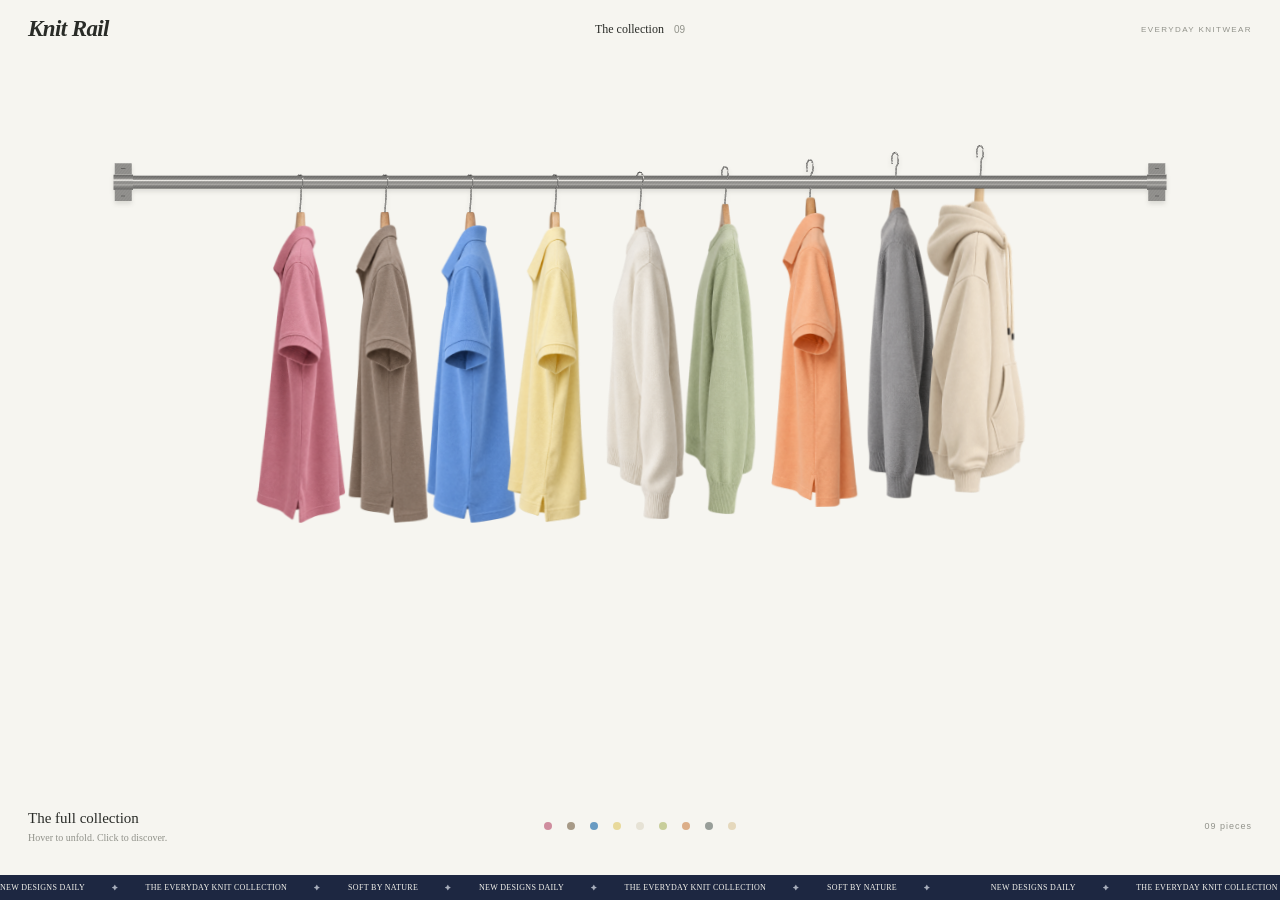
<file: index.html>
<!doctype html>
<html lang="zh-CN">
<head>
  <meta charset="UTF-8">
  <meta name="viewport" content="width=device-width, initial-scale=1">
  <meta name="theme-color" content="#f6f5f0">
  <title>Knit Rail — The Collection</title>
  <link rel="stylesheet" href="styles.css">
  <script src="hardware.js" defer></script>
  <script src="motion.js" defer></script>
  <script src="clothes.config.js" defer></script>
  <script src="catalog.js" defer></script>
  <script src="app.js" defer></script>
</head>
<body>
  <header class="header">
    <a class="brand" href="./" aria-label="Knit Rail 衣橱首页">Knit Rail</a>
    <button class="collection-link" id="reset">The collection <span></span></button>
    <span class="edition">EVERYDAY KNITWEAR</span>
  </header>
  <main>
    <section class="showroom" id="showroom" aria-label="服饰挂衣杆，鼠标悬停展开单品">
      <canvas id="hardware" aria-hidden="true"></canvas>
      <div class="rack" id="rack"></div>
    </section>
    <section class="collection-bar" aria-label="单品预览">
      <div class="current"><h1 id="current-name">The full collection</h1><p id="current-note">Hover to unfold. Click to discover.</p></div>
      <div class="swatches" id="swatches" aria-label="选择预览单品"></div>
      <span class="collection-count" id="index"></span>
    </section>
  </main>
  <footer aria-hidden="true"><div class="ticker"><span>NEW DESIGNS DAILY <i>✦</i> THE EVERYDAY KNIT COLLECTION <i>✦</i> SOFT BY NATURE <i>✦</i> NEW DESIGNS DAILY <i>✦</i> THE EVERYDAY KNIT COLLECTION <i>✦</i> SOFT BY NATURE <i>✦</i></span><span>NEW DESIGNS DAILY <i>✦</i> THE EVERYDAY KNIT COLLECTION <i>✦</i> SOFT BY NATURE <i>✦</i> NEW DESIGNS DAILY <i>✦</i> THE EVERYDAY KNIT COLLECTION <i>✦</i> SOFT BY NATURE <i>✦</i></span></div></footer>
<dialog id="detail" aria-labelledby="detail-title">
    <button id="close-detail" class="close-detail" aria-label="关闭商品卡">×</button>
    <div class="detail-photo"><img id="detail-image" alt="" draggable="false"><nav class="detail-navigation" aria-label="切换商品"><button id="prev-product" class="detail-nav-button" aria-label="上一件商品">←</button><span id="detail-count" aria-live="polite"></span><button id="next-product" class="detail-nav-button" aria-label="下一件商品">→</button></nav></div>
    <div class="detail-copy"><p id="detail-english"></p><h2 id="detail-title"></h2><p class="price" id="detail-price"></p><p id="detail-note"></p><div class="product-color">颜色 <span id="detail-color"></span></div><div class="sizes" aria-label="选择尺码"><button class="size-option" aria-pressed="false">S</button><button class="size-option" aria-pressed="true">M</button><button class="size-option" aria-pressed="false">L</button><button class="size-option" aria-pressed="false">XL</button></div><p class="material">柔软针织 · 自然垂坠 · 日常系列</p></div>
  </dialog>
</body>
</html>
</file>
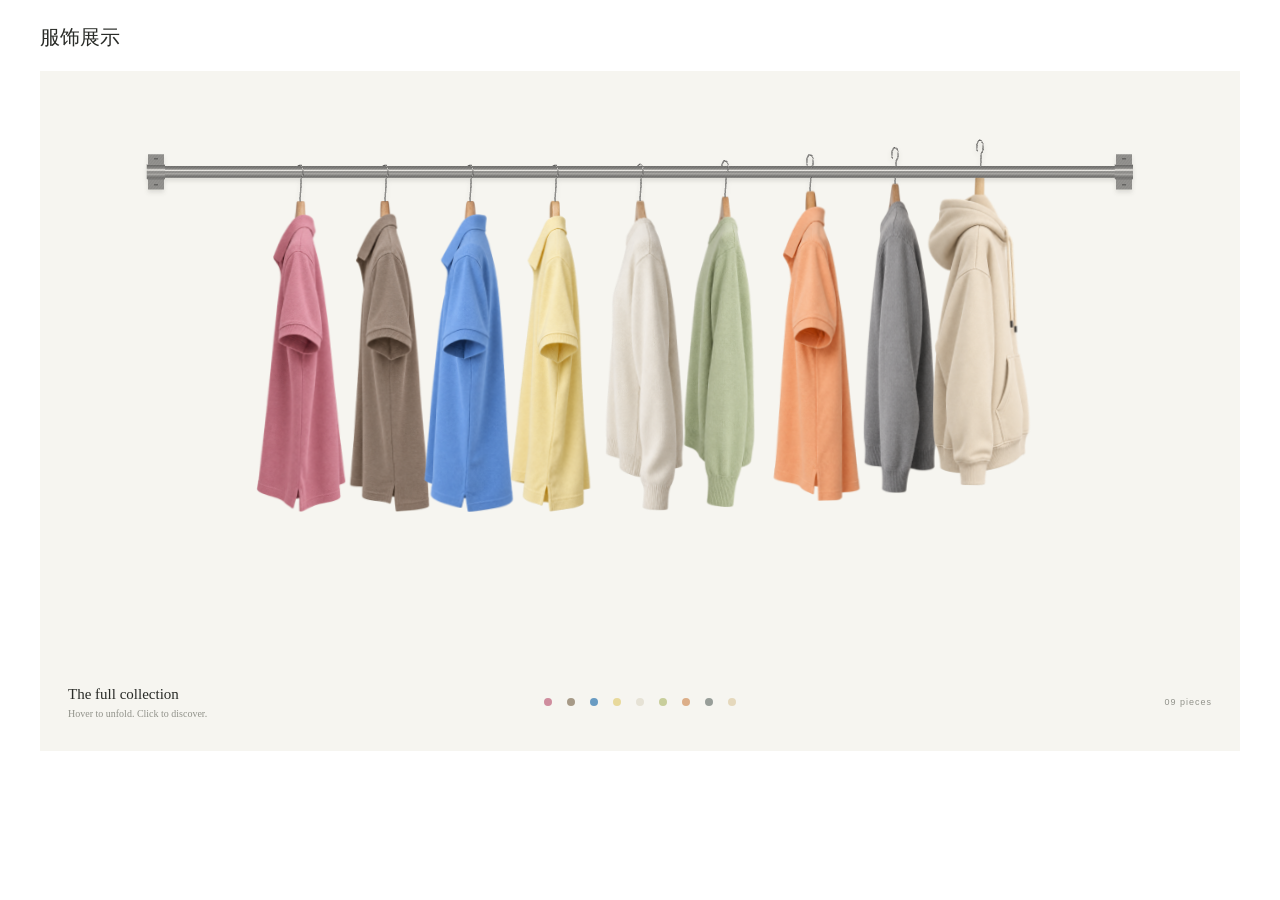
<file: embed-example.html>
<!doctype html>
<html lang="zh-CN">
<head>
  <meta charset="UTF-8">
  <meta name="viewport" content="width=device-width,initial-scale=1">
  <title>服饰衣架 — 网站嵌入示例</title>
  <style>
    body{margin:0;padding:24px;background:#fff;color:#292b27;font:14px Arial,sans-serif;}
    main{max-width:1200px;margin:auto;}h1{font-size:20px;font-weight:500;margin:0 0 20px;}
    iframe{display:block;width:100%;height:680px;border:0;}
    @media(max-width:700px){body{padding:12px;}iframe{height:640px;}}
  </style>
</head>
<body>
  <main>
    <h1>服饰展示</h1>
    <!-- 将 src 改成你上传组件的地址，服饰仍在 clothes.config.js 中配置。 -->
    <iframe src="./index.html?embed=1" title="服饰衣架展示"></iframe>
  </main>
</body>
</html>
</file>
<file: styles.css>
:root{--paper:#f6f5f0;--ink:#292b27;--muted:#91928a;--rail-top:100px;--rail-radius:5px;--piece-width:220px}
*{box-sizing:border-box}html,body{margin:0;min-height:100%;background:var(--paper);color:var(--ink)}body{font-family:Georgia,"Songti SC",serif;min-height:100svh;display:flex;flex-direction:column}button,a{-webkit-tap-highlight-color:transparent}button{font:inherit;color:inherit;border:0;background:none;cursor:pointer}a{color:inherit;text-decoration:none}button:focus-visible,a:focus-visible{outline:1px solid #77766b;outline-offset:5px}.header{height:58px;padding:0 28px;display:grid;grid-template-columns:1fr 1fr 1fr;align-items:center;flex-shrink:0}.brand{font-size:23px;font-style:italic;font-weight:bold;letter-spacing:-.6px}.collection-link{justify-self:center;font-size:12px;padding:8px 12px}.collection-link span{color:var(--muted);margin-left:7px;font:10px Arial,sans-serif}.edition{justify-self:end;font:8px Arial,sans-serif;letter-spacing:1.4px;color:var(--muted)}main{display:flex;flex:1;flex-direction:column;min-height:510px}.showroom{position:relative;flex:1;min-height:410px;isolation:isolate}.rail{position:absolute;top:var(--rail-top);left:50%;width:min(1080px,80vw);height:1px;transform:translateX(-50%);pointer-events:none;z-index:2}.rail img{position:absolute;display:block;width:100%;max-width:none;user-select:none;filter:drop-shadow(0 5px 4px #36362f1d)}.rack{position:absolute;inset:0;z-index:3;pointer-events:none}.garment{position:absolute;top:calc(var(--rail-top) - var(--rail-radius) - 1px);left:50%;width:var(--piece-width);height:calc(var(--piece-width) * 1.5);transform-origin:var(--hook-x) var(--hook-y);will-change:transform;pointer-events:none}.suspension{width:100%;height:100%;transform-origin:var(--hook-x) var(--hook-y);will-change:transform}.garment img{width:100%;height:auto;display:block;user-select:none;filter:drop-shadow(3px 8px 5px #514b3818)}.piece-hit{position:absolute;top:calc(var(--rail-top) + 18px);height:calc(var(--piece-width) * 1.26);padding:0;pointer-events:auto;border-radius:20px;z-index:20}.piece-hit:focus-visible{outline-offset:6px}.collection-bar{display:grid;grid-template-columns:1fr auto 1fr;align-items:center;min-height:87px;gap:20px;padding:12px 28px 23px;flex-shrink:0}.current h1{font-size:15px;font-weight:400;margin:0 0 5px}.current h1.selected{font-style:italic;font-weight:bold}.current p{font-size:10px;color:var(--muted);margin:0}.swatches{display:flex;gap:15px}.swatch{width:8px;height:8px;background:var(--color);border-radius:50%;padding:0;position:relative}.swatch::before{content:"";position:absolute;inset:-4px;border:1px solid transparent;border-radius:50%}.swatch[aria-pressed=true]::before{border-color:#69685f}.swatch::after{content:"";position:absolute;inset:-8px}.collection-count{justify-self:end;font:9px Arial,sans-serif;color:var(--muted);letter-spacing:1px}footer{height:25px;overflow:hidden;background:#1d2741;color:#f4f3ed;flex-shrink:0}.ticker{display:flex;width:max-content;height:100%;align-items:center;animation:marquee 42s linear infinite}.ticker span{white-space:nowrap;font-size:8px;letter-spacing:.3px;padding-right:35px}.ticker i{font-size:6px;font-style:normal;margin:0 25px;color:#a9afbd}@keyframes marquee{to{transform:translateX(-50%)}}
@media(max-width:700px){.header{height:52px;padding:0 18px;grid-template-columns:1fr 1fr}.brand{font-size:21px}.edition{display:none}.collection-link{justify-self:end;font-size:11px}main{min-height:480px}.showroom{min-height:390px}.rail{width:90vw}.collection-bar{padding:12px 18px 24px;grid-template-columns:1fr auto;gap:22px}.current{grid-column:1/-1}.current h1{font-size:14px}.collection-count{font-size:8px}.swatches{gap:16px}footer{height:23px}}
@media(prefers-reduced-motion:reduce){.ticker{animation:none}.garment,.suspension{will-change:auto}}
#hardware{position:absolute;inset:0;width:100%;height:100%;z-index:4;pointer-events:none;filter:drop-shadow(0 3px 2px #26251d20)}
.garment{top:var(--body-top);left:50%;width:0;height:var(--body-height);transform-origin:0 0;}
.garment-body{position:relative;height:100%;transform-origin:0 0;transform-style:preserve-3d;}
.plane{position:absolute;top:0;overflow:hidden;backface-visibility:hidden;will-change:transform,opacity;}
.plane img{position:absolute;left:0;height:auto;max-width:none;filter:none;}
.piece-hit{top:var(--body-top);height:var(--body-height);border-radius:10px;}
#detail{width:min(760px,90vw);border:0;padding:0;background:#f6f5f0;color:var(--ink);border-radius:4px;box-shadow:0 24px 100px #2223;overflow:visible;}
#detail[open]{display:grid;grid-template-columns:1fr 1fr;}#detail::backdrop{background:#25251d66;backdrop-filter:blur(5px)}
.close-detail{position:absolute;top:12px;right:16px;font:26px Arial;z-index:2;padding:4px 8px;}.detail-photo{background:#eeede7;display:flex;align-items:center;padding:20px;}.detail-photo img{width:100%;height:auto;max-height:520px;object-fit:contain;}.detail-copy{padding:64px 32px 38px;}#detail-english{font-size:12px;font-style:italic;color:#86877d;margin:0 0 12px;}#detail-title{font-size:23px;font-weight:400;margin:0 0 24px;}.price{font:18px Arial;}#detail-note{font-size:12px;line-height:2;color:#77786e;margin:26px 0;}.product-color{display:flex;gap:16px;align-items:center;font-size:12px;}.product-color span{width:16px;height:16px;border-radius:50%;}.sizes{display:flex;gap:9px;margin-top:24px;}.size-option{border:1px solid #d7d6cd;width:40px;height:36px;font:11px Arial;}.size-option[aria-pressed=true]{background:#30322b;color:white;border-color:#30322b;}.material{font-size:10px;color:#929387;margin-top:32px;}
@media(max-width:700px){#detail[open]{grid-template-columns:1fr 1fr;}.detail-copy{padding:42px 16px 20px;}#detail-title{font-size:18px;}.detail-photo{padding:10px;}.sizes{gap:4px;}.size-option{width:30px;height:30px;}#detail-note{margin:18px 0;font-size:11px;}}
/* Native dialog stays in the top layer until its exit transition finishes. */
#detail{opacity:0;transform:translateY(12px) scale(.97);transition:opacity .24s ease,transform .32s cubic-bezier(.2,.7,.2,1),display .24s allow-discrete,overlay .24s allow-discrete;}
#detail[open]{opacity:1;transform:translateY(0) scale(1);}
#detail::backdrop{background:#25251d00;transition:background .24s ease,display .24s allow-discrete,overlay .24s allow-discrete;}
#detail[open]::backdrop{background:#25251d66;}
@starting-style{#detail[open]{opacity:0;transform:translateY(12px) scale(.97);}#detail[open]::backdrop{background:#25251d00;}}
@media(prefers-reduced-motion:reduce){#detail,#detail::backdrop{transition:none;}}
/* Perspective belongs to the garment layer, so the metal hook stays fixed. */
.rack{perspective:1500px;perspective-origin:50% var(--body-top);}
.garment{transform-style:preserve-3d;}.garment-body{will-change:transform;}
.detail-photo{position:relative;padding:20px 26px 68px;perspective:1200px;touch-action:pan-y pinch-zoom;}
.detail-photo img{transform-origin:50% 18%;will-change:transform,opacity;}
.detail-navigation{position:absolute;bottom:16px;left:26px;right:26px;display:flex;align-items:center;justify-content:space-between;gap:12px;}
.detail-nav-button{width:40px;height:40px;border:1px solid #cecec3;border-radius:50%;font:20px Arial;display:grid;place-items:center;transition:background .18s,color .18s;}
.detail-nav-button:hover{background:#30322b;color:#f6f5f0;}.detail-nav-button:active{transform:scale(.95);}
#detail-count{font:10px Arial;color:#86877d;letter-spacing:1.2px;white-space:nowrap;}
@media(max-width:700px){.detail-photo{padding:10px 12px 62px;}.detail-navigation{left:10px;right:10px;bottom:14px;gap:6px;}.detail-nav-button{width:36px;height:36px;font-size:17px;}#detail-count{font-size:9px;letter-spacing:.5px;}}
@media(prefers-reduced-motion:reduce){.garment-body,.detail-photo img{will-change:auto;}.detail-nav-button{transition:none;}}
/* iframe embeds keep the rack isolated from the host site's styles. */
body[data-embed=true] .header,body[data-embed=true] footer{display:none;}
.swatches{flex-wrap:wrap;max-width:min(400px,40vw);}
.detail-nav-button[hidden]{display:none;}
.detail-navigation[data-single=true]{justify-content:center;}
@media(max-width:700px){.swatches{max-width:calc(100vw - 100px);}}
</file>
